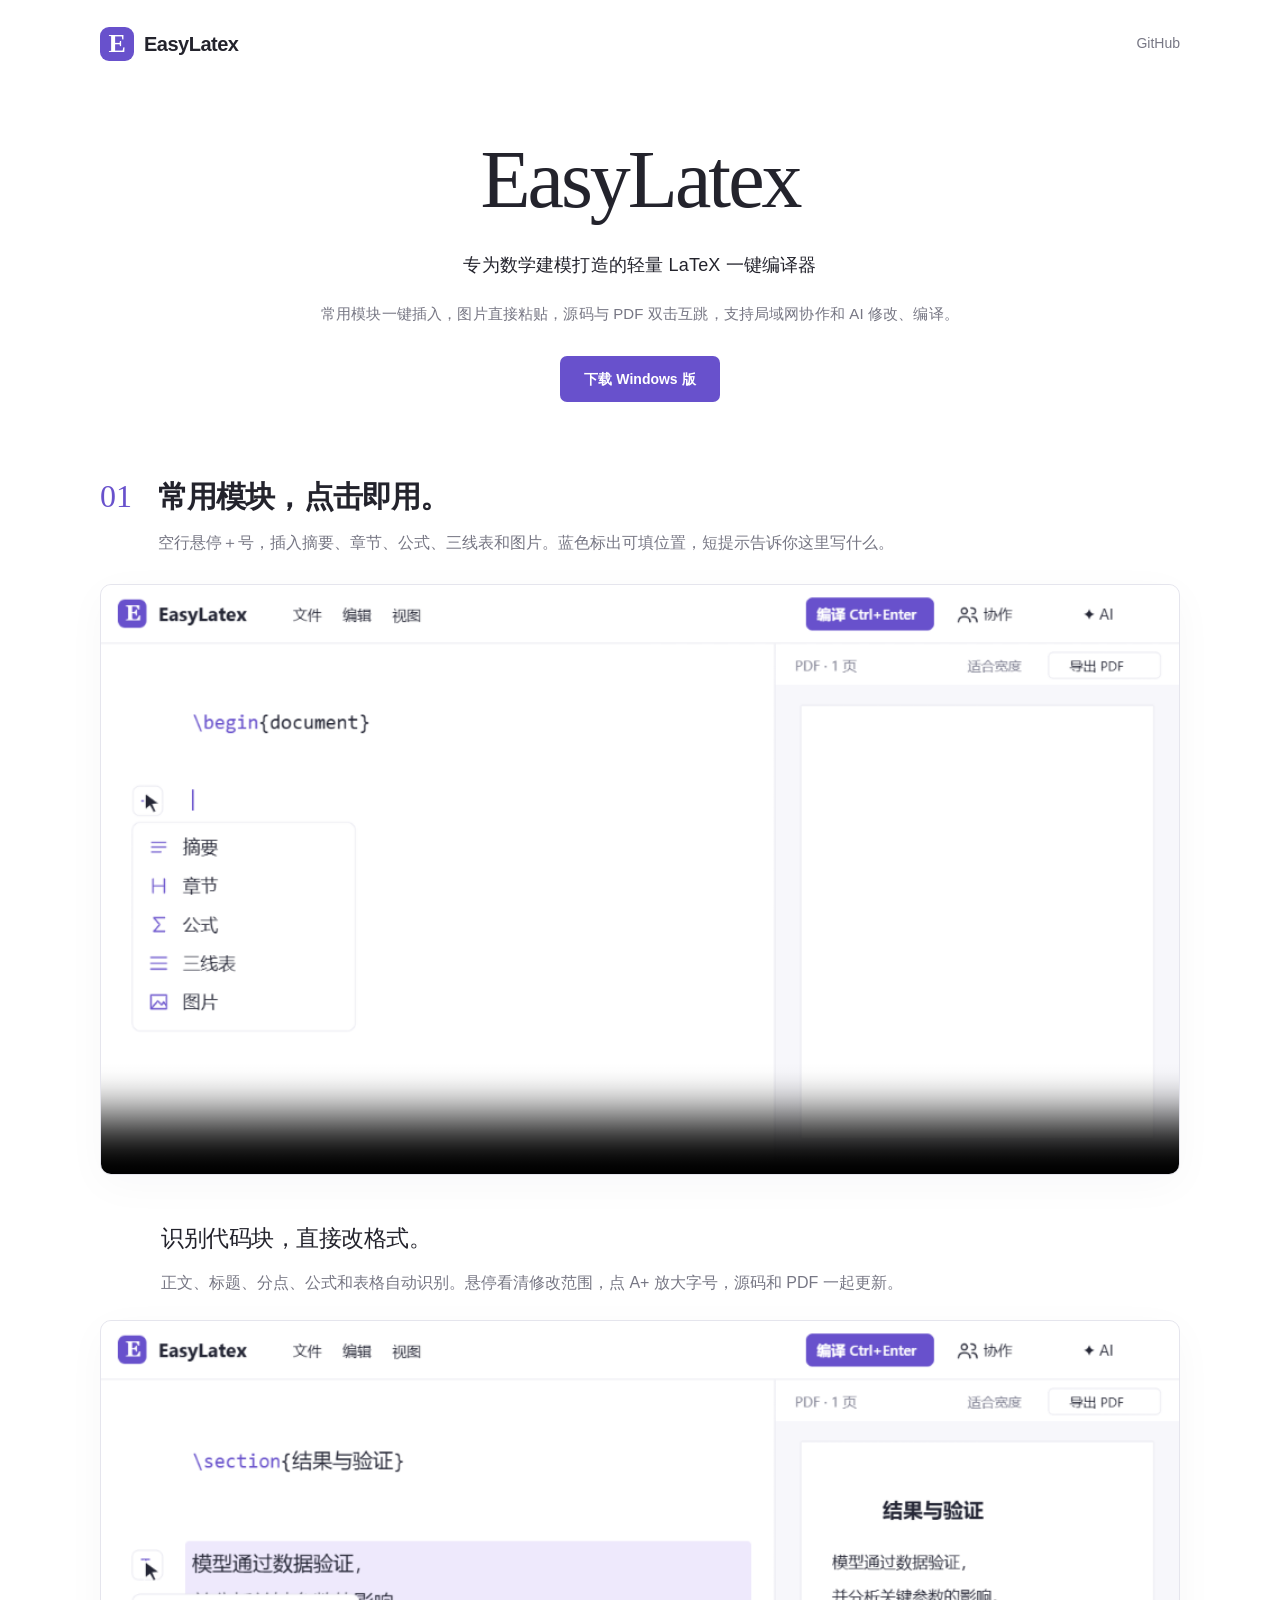
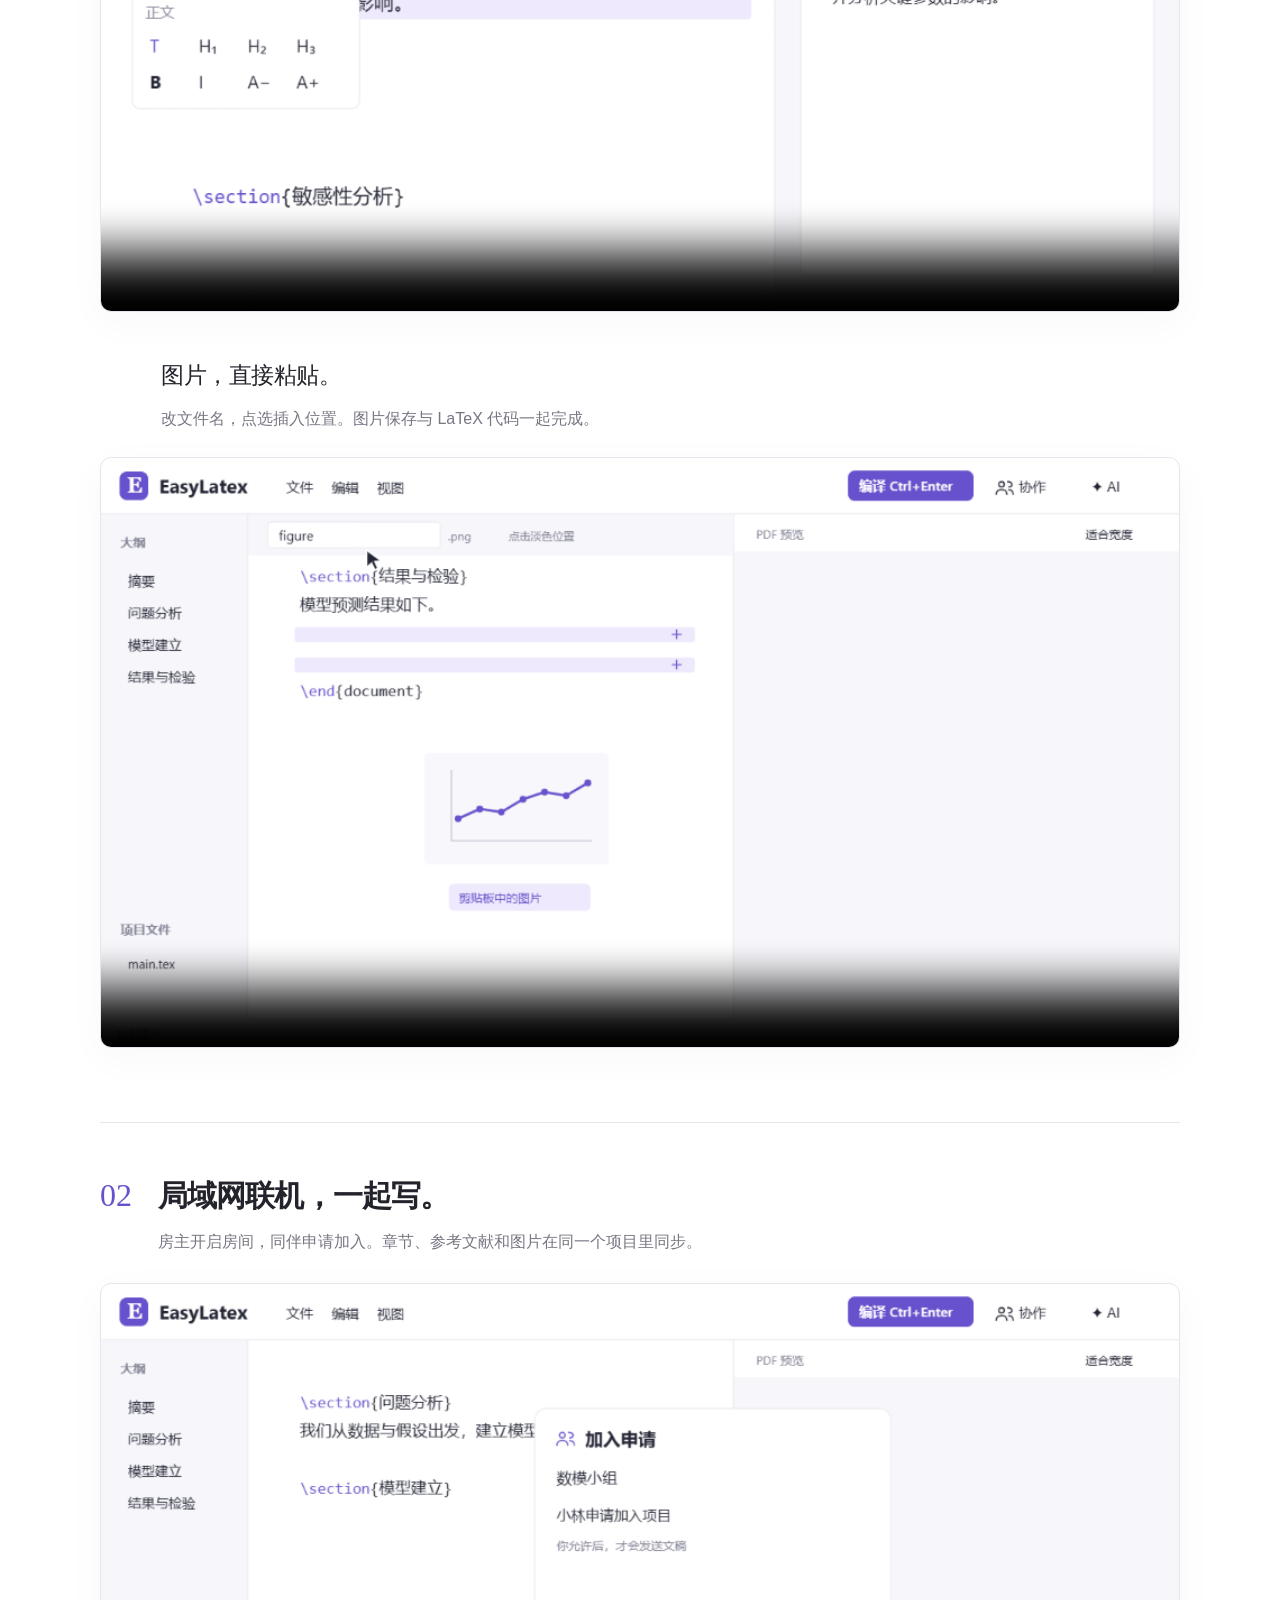
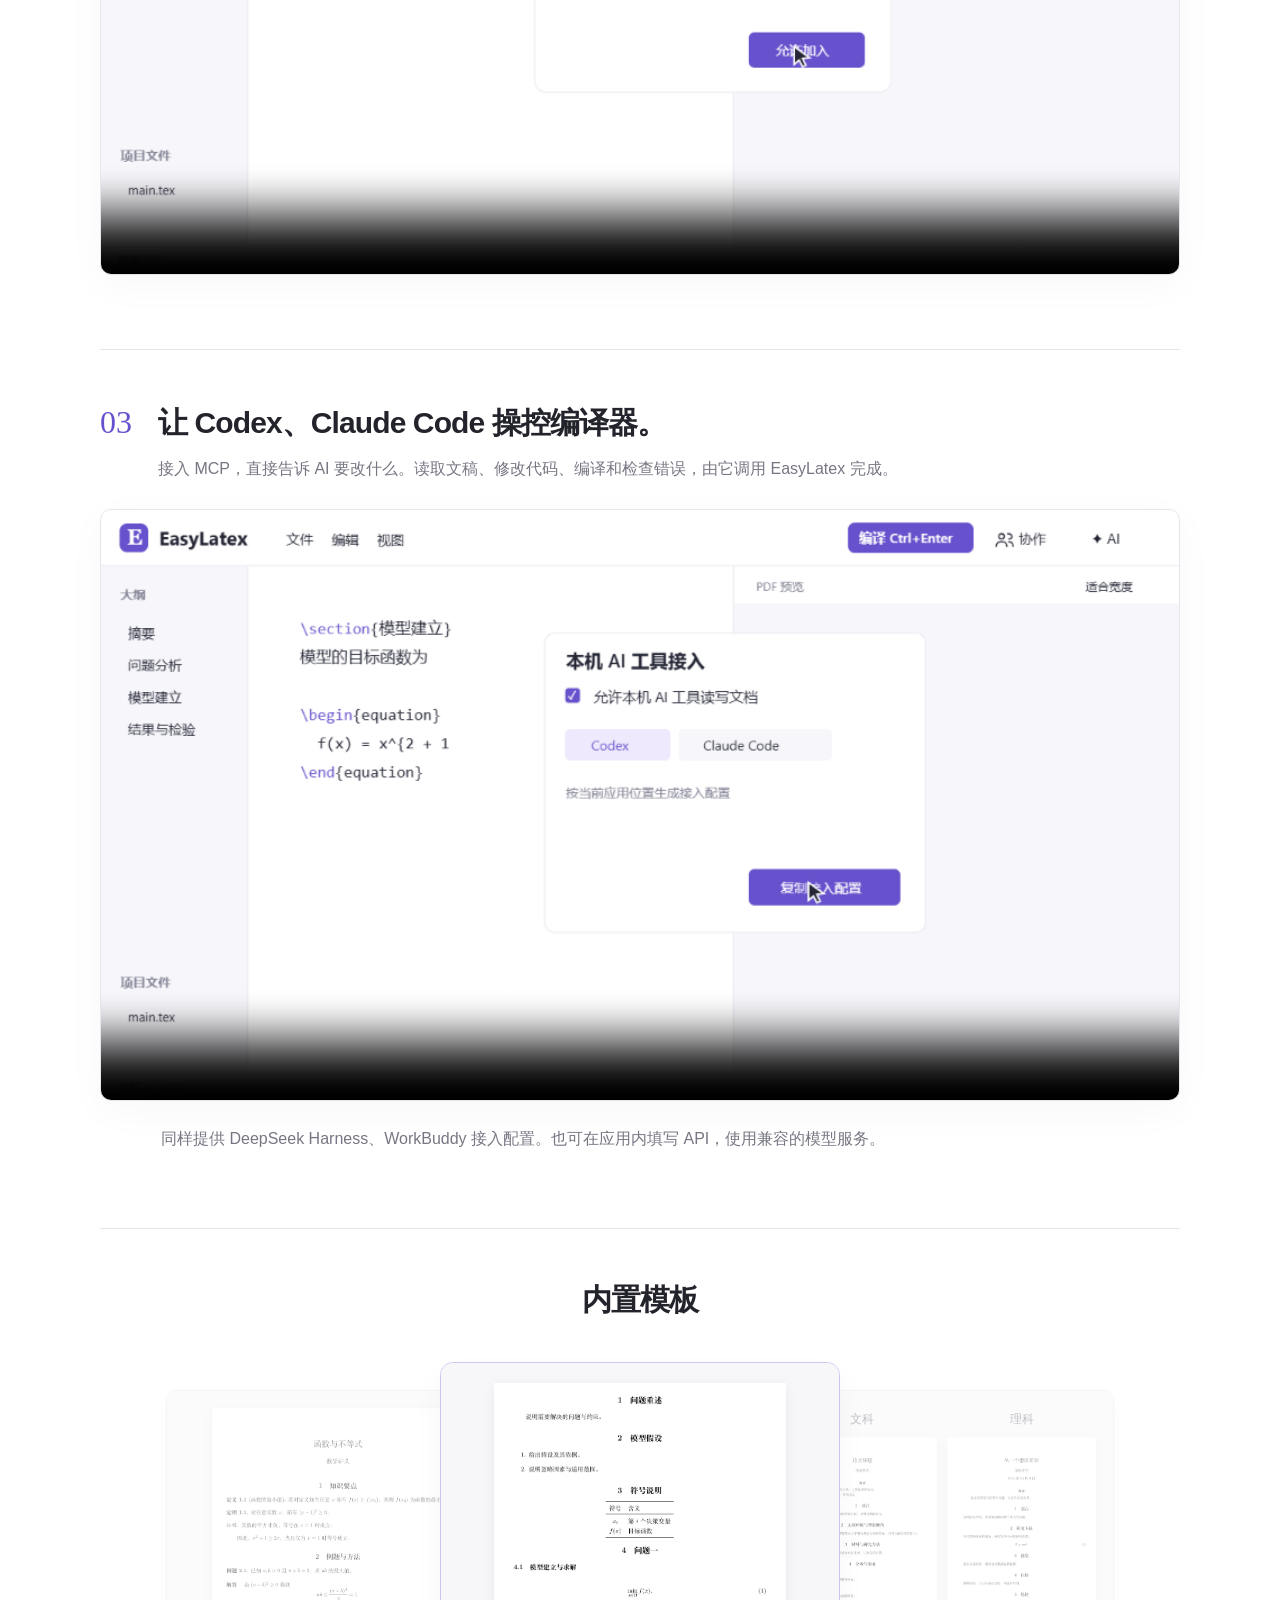
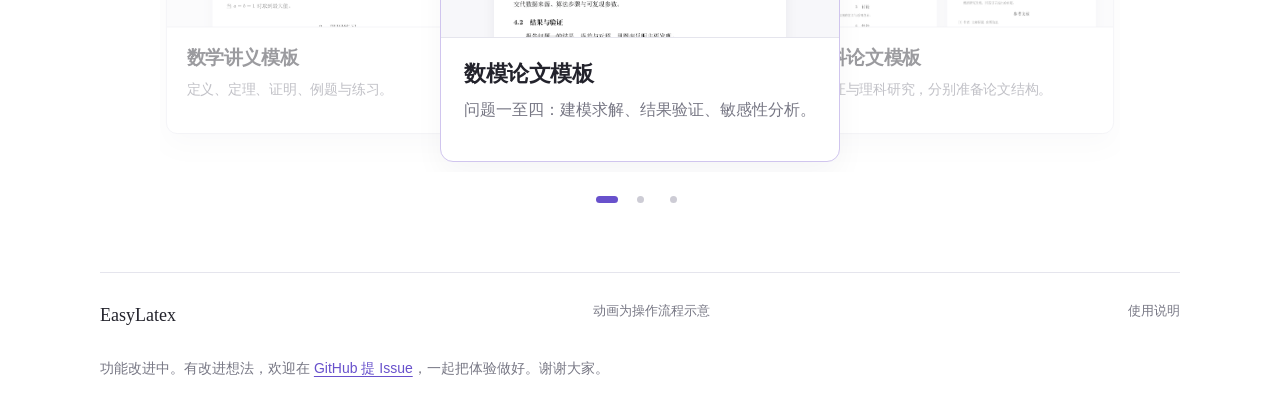
<file: docs/site/index.html>
<!doctype html>
<html lang="zh-CN">
<head>
  <meta charset="utf-8">
  <meta name="viewport" content="width=device-width,initial-scale=1">
  <meta name="theme-color" content="#ffffff">
  <meta name="description" content="专为数学建模打造的轻量 LaTeX 一键编译器。常用模块点击即用，局域网联机写作，让 Codex 和 Claude Code 通过 MCP 操控编译器。">
  <title>EasyLatex · 数学建模 LaTeX 一键编译器</title>
  <link rel="icon" type="image/svg+xml" href="favicon.svg">
  <link rel="stylesheet" href="style.css?v=11.3">
</head>
<body>
  <header class="nav wrap"><a class="brand" href="#" aria-label="EasyLatex 首页"><span class="brand-mark">E</span>EasyLatex</a><a href="https://github.com/wensikai439/EasyLatex">GitHub</a></header>
  <main>
    <section class="intro wrap">
      <h1>EasyLatex</h1>
      <p>专为数学建模打造的轻量 LaTeX 一键编译器</p>
      <p class="summary">常用模块一键插入，图片直接粘贴，源码与 PDF 双击互跳，支持局域网协作和 AI 修改、编译。</p>
      <a class="download" href="https://github.com/wensikai439/EasyLatex/releases/download/v0.3.0-preview.11/EasyLatex-0.3.0-preview.11-win-x64.zip">下载 Windows 版</a>
    </section>
    <section class="feature wrap" id="modules">
      <div class="feature-heading"><span class="number">01</span><div><h2>常用模块，点击即用。</h2><p>空行悬停＋号，插入摘要、章节、公式、三线表和图片。蓝色标出可填位置，短提示告诉你这里写什么。</p></div></div>
      <video autoplay loop muted playsinline controls preload="auto" poster="media/blocks.png?v=11.3" aria-label="悬停＋号插入章节，蓝色提示标题；插入分式，分别提示分子与分母"><source src="media/blocks.mp4?v=11.3" type="video/mp4">你的浏览器不支持视频。<a href="media/blocks.mp4">下载插入演示</a></video>
      <div class="image-heading"><h3>识别代码块，直接改格式。</h3><p>正文、标题、分点、公式和表格自动识别。悬停看清修改范围，点 A+ 放大字号，源码和 PDF 一起更新。</p></div>
      <video autoplay loop muted playsinline controls preload="metadata" poster="media/formatting.png" aria-label="悬停识别正文并标亮整块，点击 A+ 放大字号，源码与 PDF 一起更新"><source src="media/formatting.mp4" type="video/mp4">你的浏览器不支持视频。<a href="media/formatting.mp4">下载格式演示</a></video>
      <div class="image-heading"><h3>图片，直接粘贴。</h3><p>改文件名，点选插入位置。图片保存与 LaTeX 代码一起完成。</p></div>
      <video autoplay loop muted playsinline controls preload="metadata" poster="media/images.png" aria-label="粘贴图片、修改文件名、选择位置并生成图片代码的演示"><source src="media/images.mp4" type="video/mp4">你的浏览器不支持视频。<a href="media/images.mp4">下载图片演示</a></video>
    </section>
    <section class="feature wrap" id="collaboration">
      <div class="feature-heading"><span class="number">02</span><div><h2>局域网联机，一起写。</h2><p>房主开启房间，同伴申请加入。章节、参考文献和图片在同一个项目里同步。</p></div></div>
      <video autoplay loop muted playsinline controls preload="metadata" poster="media/collaboration.png" aria-label="开启局域网房间、允许同伴加入、共同编辑的演示"><source src="media/collaboration.mp4" type="video/mp4">你的浏览器不支持视频。<a href="media/collaboration.mp4">下载协作演示</a></video>
    </section>
    <section class="feature wrap" id="ai">
      <div class="feature-heading"><span class="number">03</span><div><h2>让 Codex、Claude Code 操控编译器。</h2><p>接入 MCP，直接告诉 AI 要改什么。读取文稿、修改代码、编译和检查错误，由它调用 EasyLatex 完成。</p></div></div>
      <video autoplay loop muted playsinline controls preload="metadata" poster="media/ai.png" aria-label="接入 Codex 或 Claude Code，AI 通过 MCP 读取文稿、修复源码、调用 EasyLatex 编译的演示"><source src="media/ai.mp4" type="video/mp4">你的浏览器不支持视频。<a href="media/ai.mp4">下载 AI 演示</a></video>
      <p class="mcp">同样提供 DeepSeek Harness、WorkBuddy 接入配置。也可在应用内填写 API，使用兼容的模型服务。</p>
    </section>
    <section class="templates wrap" aria-labelledby="templates-title">
      <h2 id="templates-title">内置模板</h2>
      <div class="template-carousel" aria-roledescription="轮播" aria-label="三类内置模板" tabindex="0">
        <div class="template-stage">
          <article class="template-card is-active" data-template="0" aria-label="1 / 3 · 数模论文模板">
            <div class="template-preview"><img src="media/template-modeling.webp" width="747" height="1074" alt="数模模板实际排版：问题重述、模型假设、符号说明与问题一" loading="lazy"></div>
            <div class="template-caption"><h3>数模论文模板</h3><p>问题一至四：建模求解、结果验证、敏感性分析。</p></div>
          </article>
          <article class="template-card is-right" data-template="1" aria-label="2 / 3 · 文理科论文模板">
            <div class="template-preview template-pair"><figure><figcaption>文科</figcaption><img src="media/template-humanities.webp" width="747" height="1074" alt="文科模板实际排版：引言、文献与理论、材料与方法、分析与论证" loading="lazy"></figure><figure><figcaption>理科</figcaption><img src="media/template-science.webp" width="747" height="1074" alt="理科模板实际排版：引言、研究方法、结果、讨论与结论" loading="lazy"></figure></div>
            <div class="template-caption"><h3>文理科论文模板</h3><p>文科论证与理科研究，分别准备论文结构。</p></div>
          </article>
          <article class="template-card is-left" data-template="2" aria-label="3 / 3 · 数学讲义模板">
            <div class="template-preview"><img src="media/template-handout.webp" width="747" height="1074" alt="数学讲义实际排版：知识要点、定义、定理、证明、例题与练习" loading="lazy"></div>
            <div class="template-caption"><h3>数学讲义模板</h3><p>定义、定理、证明、例题与练习。</p></div>
          </article>
        </div>
        <div class="template-controls"><div class="template-dots" aria-label="选择模板"><button type="button" data-template-select="0" aria-label="数模论文模板" aria-pressed="true"></button><button type="button" data-template-select="1" aria-label="文理科论文模板" aria-pressed="false"></button><button type="button" data-template-select="2" aria-label="数学讲义模板" aria-pressed="false"></button></div></div>
      </div>
    </section>
  </main>
  <footer class="wrap">
    <div class="footer-meta"><span>EasyLatex</span><span>动画为操作流程示意</span><a href="https://github.com/wensikai439/EasyLatex#使用">使用说明</a></div>
    <p class="feedback">功能改进中。有改进想法，欢迎在 <a href="https://github.com/wensikai439/EasyLatex/issues/new">GitHub 提 Issue</a>，一起把体验做好。谢谢大家。</p>
  </footer>
  <script src="showcase.js?v=11.3" defer></script>
</body>
</html>
</file>
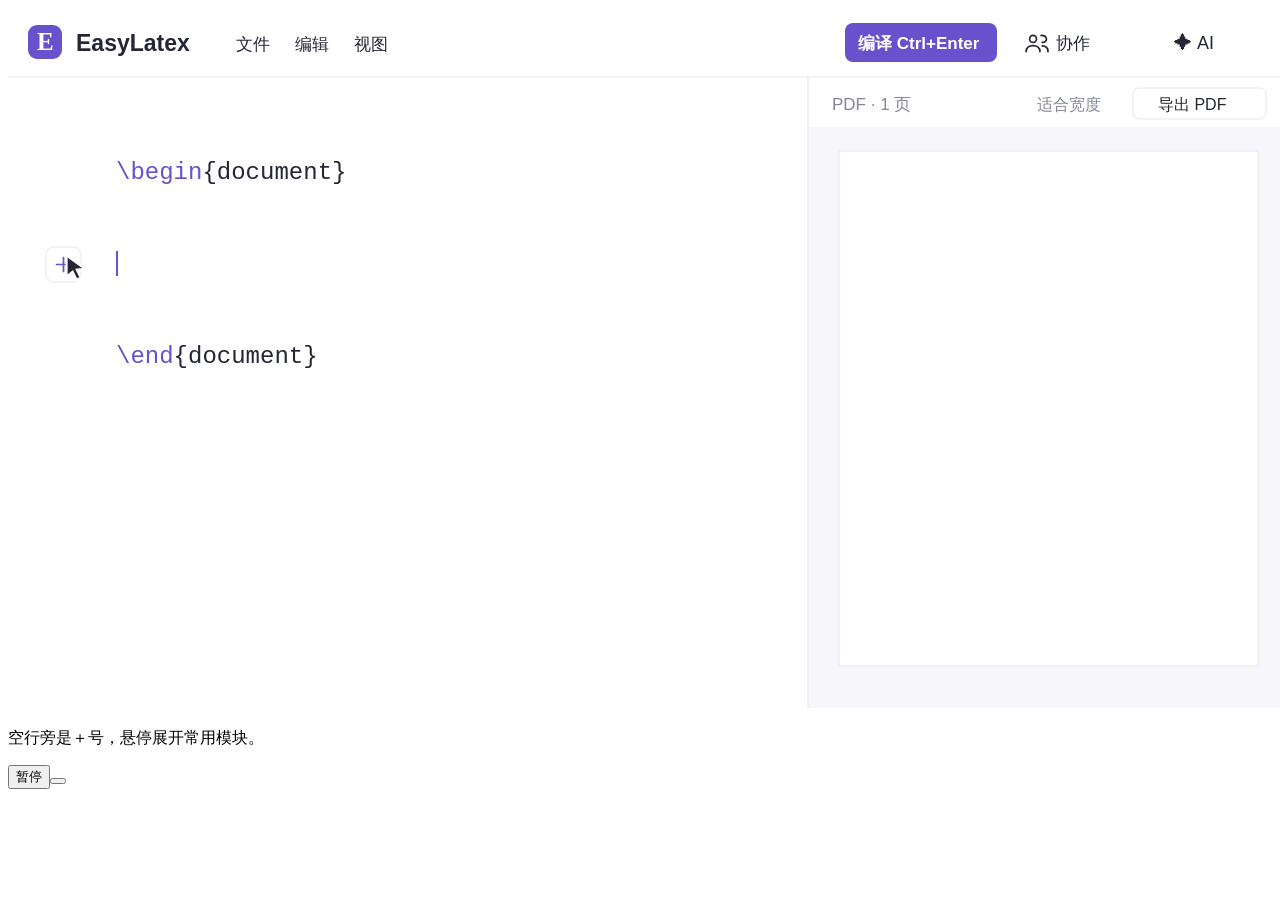
<file: docs/site/render.html>
<!doctype html><html lang="zh-CN"><meta charset="utf-8"><title>EasyLatex animation renderer</title><body><canvas id="demo-canvas" width="1280" height="700"></canvas><p id="stage"></p><div id="demo-panel"></div><button id="pause"></button><button id="replay"></button><script src="demo.js"></script></body></html>
</file>
<file: docs/site/style.css>
:root{--ink:#23232c;--muted:#777784;--accent:#6851cc;--line:#e5e5ed;--sans:"Segoe UI","Microsoft YaHei",sans-serif}
*{box-sizing:border-box}
html{scroll-behavior:smooth}
body{margin:0;background:#fff;color:var(--ink);font:16px/1.8 var(--sans)}
a{color:inherit;text-decoration:none}
a:focus-visible,video:focus-visible{outline:3px solid var(--accent);outline-offset:6px}
button:focus-visible,.template-carousel:focus-visible{outline:3px solid var(--accent);outline-offset:4px}
.wrap{width:min(1080px,calc(100% - 64px));margin-inline:auto}
.nav{height:88px;display:flex;justify-content:space-between;align-items:center;font-size:14px}
.brand{display:flex;align-items:center;gap:10px;font-weight:650;font-size:20px;letter-spacing:-.5px}
.brand-mark{display:grid;place-items:center;width:34px;height:34px;border-radius:9px;background:var(--accent);color:white;font:700 26px Georgia,serif}
.nav>a:last-child{color:var(--muted)}
.nav a:hover,footer a:hover{color:var(--accent)}
.intro{text-align:center;padding:45px 0 72px}
.intro h1{font:500 clamp(54px,7vw,82px)/1.15 Georgia,"Times New Roman",serif;letter-spacing:-3px;margin:0 0 22px}
.intro p{font-size:18px;margin:0 0 18px;letter-spacing:.01em}
.intro .summary{font-size:15px;color:var(--muted);max-width:760px;margin:0 auto 28px;line-height:1.9}
.download{display:inline-flex;align-items:center;justify-content:center;background:var(--accent);color:white;border-radius:7px;min-height:46px;padding:9px 24px;font-size:14px;font-weight:600}
.download:hover{background:#5841bd}
.feature{padding:0 0 74px}
.feature+.feature{padding-top:50px;border-top:1px solid var(--line)}
.feature-heading{display:flex;gap:26px;margin-bottom:25px;align-items:baseline}
.number{font:400 32px/1.4 Georgia,serif;color:var(--accent);flex-shrink:0;font-variant-numeric:lining-nums}
h2{font-size:30px;font-weight:600;letter-spacing:-.9px;line-height:1.5;margin:0 0 9px}
.feature-heading p,.image-heading p{color:var(--muted);font-size:16px;margin:0;line-height:1.9}
video{display:block;width:100%;height:auto;aspect-ratio:960/526;background:#f7f7fb;border:1px solid var(--line);border-radius:11px;box-shadow:0 10px 42px #1c183a08;overflow:hidden}
.image-heading{padding:43px 0 22px;margin-left:61px}
.image-heading h3{font-size:23px;font-weight:550;margin:0 0 8px;letter-spacing:-.5px}
.mcp{font-size:16px;color:var(--muted);max-width:850px;margin:23px 0 0 61px;line-height:1.9}
.templates{border-top:1px solid var(--line);padding:48px 0 58px;text-align:center}
.templates h2{margin-bottom:26px}
.template-carousel{max-width:960px;margin-inline:auto}
.template-stage{position:relative;height:424px;overflow:hidden;isolation:isolate}
.template-card{position:absolute;top:14px;left:50%;width:400px;max-width:78%;text-align:left;border:1px solid var(--line);border-radius:13px;overflow:hidden;background:white;box-shadow:0 14px 30px #2426350a;transition:transform 680ms cubic-bezier(.22,.8,.25,1),opacity 680ms ease,border-color 680ms ease;transform-origin:center center}
.template-card.is-active{z-index:3;opacity:1;transform:translateX(-50%) scale(1);border-color:#d0c5ee}
.template-card.is-left{z-index:1;opacity:.45;transform:translateX(calc(-50% - 302px)) scale(.86);pointer-events:none}
.template-card.is-right{z-index:1;opacity:.45;transform:translateX(calc(-50% + 302px)) scale(.86);pointer-events:none}
.template-preview{height:275px;display:flex;justify-content:center;align-items:flex-start;overflow:hidden;gap:14px;padding:20px 28px 0;background:#f7f7fa;border-bottom:1px solid var(--line)}
.template-preview img{display:block;width:100%;max-width:292px;height:auto;box-shadow:0 3px 12px #24263510;background:white}
.template-pair{padding-inline:20px;gap:12px}
.template-pair figure{margin:0;min-width:0;flex:1}
.template-pair figcaption{font-size:14px;color:var(--muted);margin-bottom:9px;text-align:center}
.template-pair img{width:100%;height:auto}
.template-caption{padding:19px 23px 22px;min-height:123px}
.template-caption h3{font-size:22px;font-weight:600;letter-spacing:-.4px;line-height:1.5;margin:0 0 6px}
.template-caption p{font-size:16px;line-height:1.7;color:var(--muted);margin:0}
.template-controls{display:flex;justify-content:center;align-items:center;gap:13px;margin-top:12px}
.template-dots{display:flex;align-items:center;gap:3px}
.template-dots button{display:grid;place-items:center;width:30px;height:30px;border:0;padding:0;background:none;cursor:pointer;border-radius:50%}
.template-dots button::before{content:"";display:block;width:7px;height:7px;background:#cdccd5;border-radius:8px;transition:width 380ms ease,background-color 380ms ease}
.template-dots button[aria-pressed="true"]::before{width:22px;background:var(--accent)}
footer{border-top:1px solid var(--line);padding:26px 0 34px;color:var(--muted);font-size:13px}
.footer-meta{display:flex;justify-content:space-between;gap:16px}
.feedback{margin:24px 0 0;font-size:14px;line-height:1.9}
.feedback a{color:var(--accent);text-decoration:underline;text-underline-offset:3px}
.footer-meta span:first-child{font-family:Georgia,serif;font-size:18px;color:var(--ink)}


@media(max-width:600px){.wrap{width:calc(100% - 32px)}
.nav{height:72px}
.brand{font-size:18px}
.intro{padding:32px 0 51px}
.intro h1{font-size:58px;letter-spacing:-2px}
.intro p{font-size:15px;max-width:270px;margin-inline:auto;line-height:1.9}
.feature-heading{gap:14px;margin-bottom:19px}
.intro .summary{font-size:14px;max-width:340px}
.number{font-size:28px}
h2{font-size:25px;letter-spacing:-.6px}
.feature-heading p,.image-heading p{font-size:15px}
.feature{padding-bottom:45px}
.feature+.feature{padding-top:33px}
.image-heading{margin-left:0;padding-top:31px}
.image-heading h3{font-size:21px}
.mcp{margin-left:0;font-size:15px}
video{border-radius:7px}
.templates{padding:32px 0 36px}
.template-stage{height:389px}
.template-card{width:340px;max-width:88%}
.template-card.is-left{transform:translateX(calc(-50% - 230px)) scale(.88)}
.template-card.is-right{transform:translateX(calc(-50% + 230px)) scale(.88)}
.template-preview{height:239px;padding-inline:21px}
.template-pair{padding-inline:15px;gap:9px}
.template-caption{padding:16px 18px 19px;min-height:122px}
.template-caption h3{font-size:20px}
.template-caption p{font-size:14px}
footer{font-size:12px}
.footer-meta{gap:8px;flex-wrap:wrap}
.footer-meta span:nth-child(2){flex-basis:100%;order:3}
.feedback{font-size:13px}
}


@media(prefers-reduced-motion:reduce){html{scroll-behavior:auto}
.template-stage{display:grid;grid-template-columns:repeat(3,minmax(0,1fr));height:auto;gap:18px;overflow:visible}
.template-card,.template-card.is-active,.template-card.is-left,.template-card.is-right{position:static;width:100%;max-width:none;opacity:1;transform:none;transition:none;pointer-events:auto}
.template-preview{height:215px;padding-inline:15px}
.template-caption{min-height:151px;padding:18px}
.template-caption h3{font-size:20px}
.template-controls{display:none}
}
@media(prefers-reduced-motion:reduce) and (max-width:700px){.template-stage{grid-template-columns:1fr;max-width:400px;margin-inline:auto}
.template-preview{height:250px}
.template-caption{min-height:0}
}
@media(min-width:601px) and (max-width:920px){.template-card.is-left{transform:translateX(calc(-50% - 250px)) scale(.86)}
.template-card.is-right{transform:translateX(calc(-50% + 250px)) scale(.86)}
}
</file>
